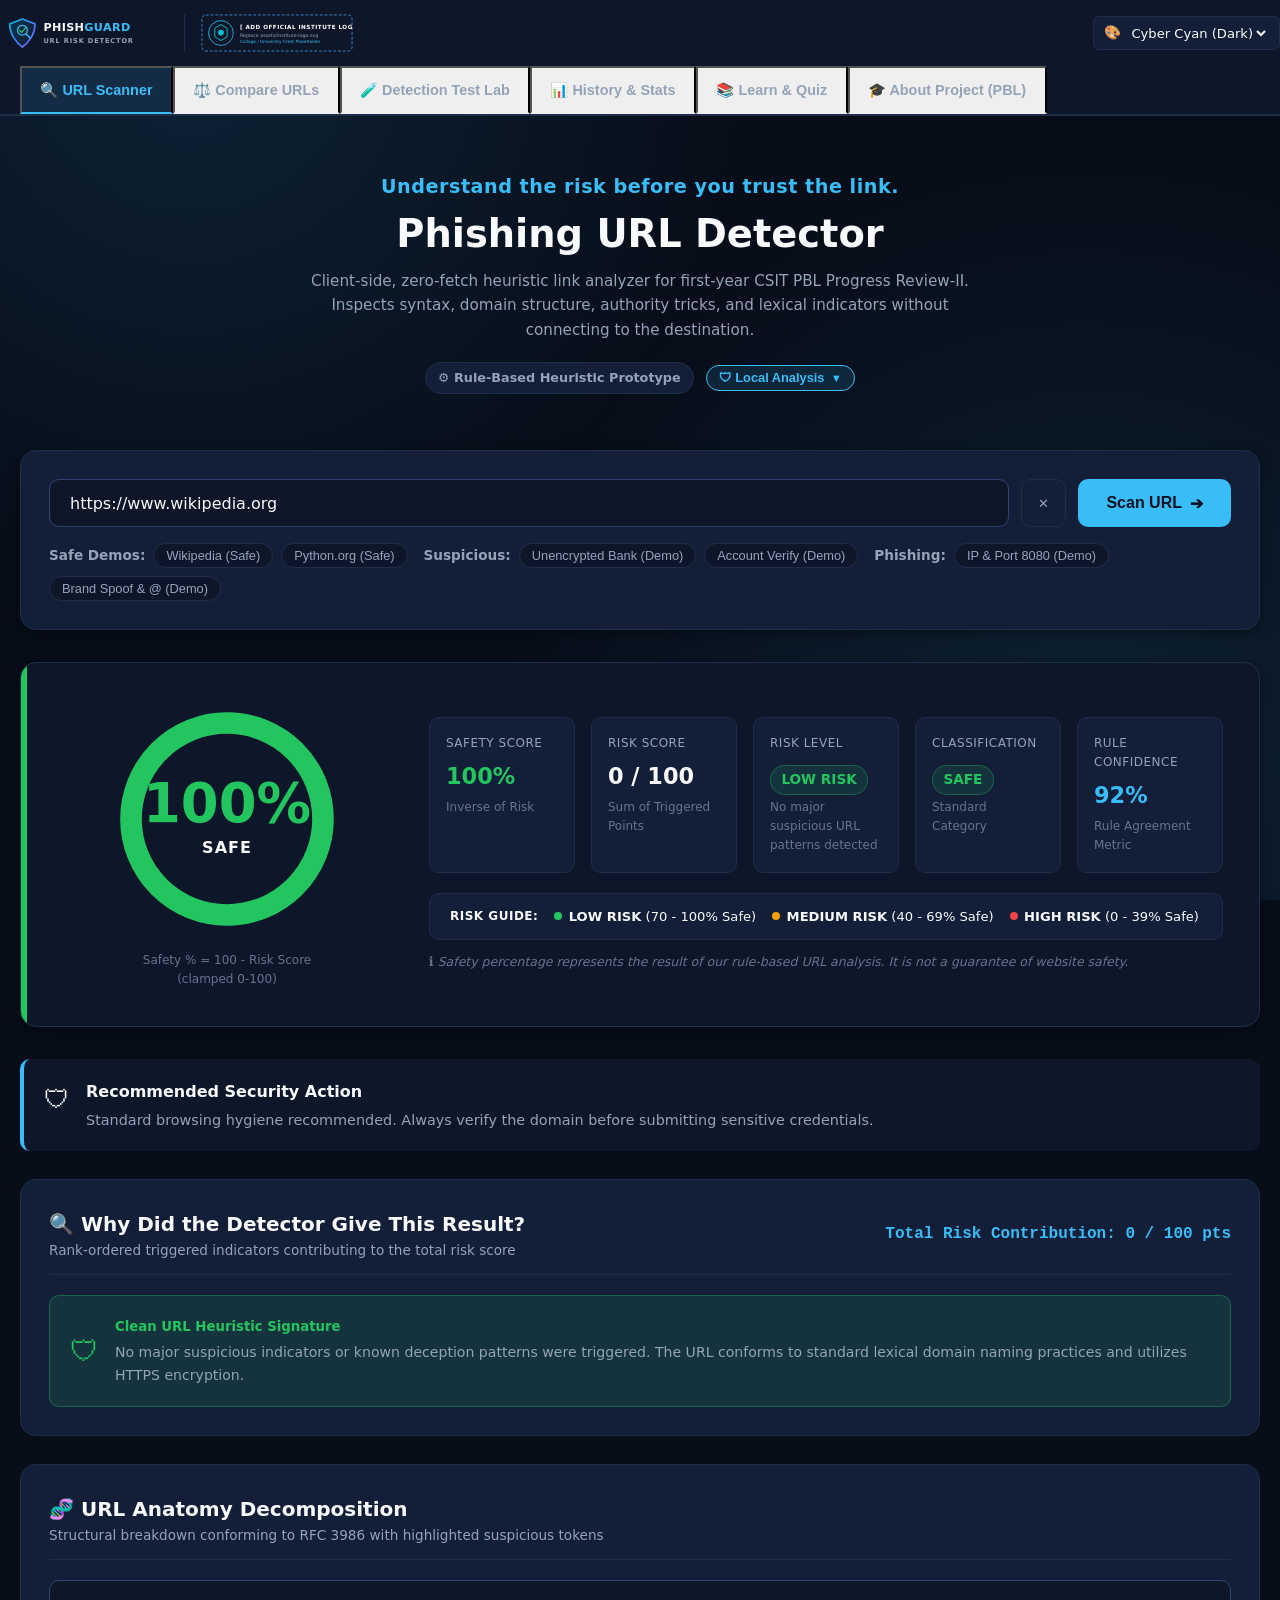
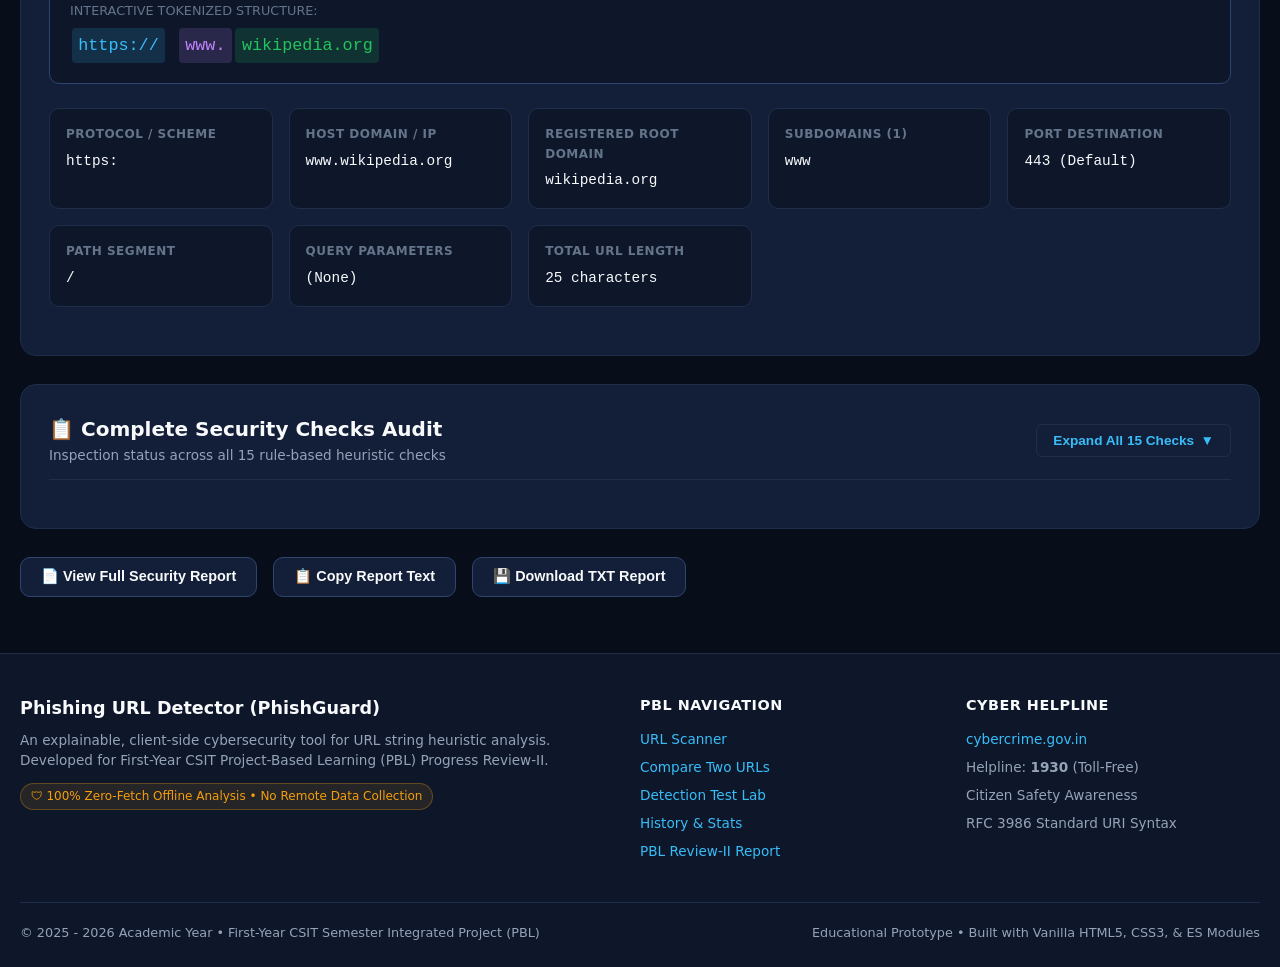
<file: index.html>
<!DOCTYPE html>
<html lang="en" data-theme="cyber-cyan">
<head>
  <meta charset="UTF-8">
  <meta name="viewport" content="width=device-width, initial-scale=1.0">
  <title>Phishing URL Detector | Explainable Rule-Based Cybersecurity Tool</title>
  <meta name="description" content="A client-side, explainable heuristic phishing URL detector for CSIT PBL Progress Review-II. 100% offline string analysis.">
  <link rel="icon" type="image/svg+xml" href="assets/favicon.svg">
  
  <!-- Stylesheets -->
  <link rel="stylesheet" href="css/variables.css">
  <link rel="stylesheet" href="css/base.css">
  <link rel="stylesheet" href="css/components.css">
  <link rel="stylesheet" href="css/responsive.css">
</head>
<body>

  <!-- Top Sticky Navigation & Branding Header -->
  <header class="site-header">
    <div class="container header-inner">
      <div class="brand-group">
        <a href="#scanner" class="brand-link" title="PhishGuard Home">
          <img src="assets/logo.svg" alt="PhishGuard Logo" class="app-logo">
        </a>
        <div class="inst-logo-link" title="Official Institute Affiliation">
          <img src="assets/institute-logo.svg" alt="Institute Official Logo" class="inst-logo-nav" id="inst-logo-header">
        </div>
      </div>

      <div class="header-controls">
        <div class="theme-selector-wrap" title="Change Visual Cyber Theme">
          <span>🎨</span>
          <select id="theme-select" class="theme-select" aria-label="Select Color Theme">
            <option value="cyber-cyan">Cyber Cyan (Dark)</option>
            <option value="matrix-green">Matrix Green</option>
            <option value="neon-purple">Neon Purple</option>
            <option value="light-clean">Light Clean</option>
          </select>
        </div>
      </div>
    </div>

    <!-- Navigation Tabs -->
    <nav class="site-nav" aria-label="Main Site Navigation">
      <div class="container">
        <ul class="nav-list" id="main-nav-tabs" role="tablist">
          <li><button class="nav-link active" data-tab="tab-scanner" role="tab" aria-selected="true">🔍 URL Scanner</button></li>
          <li><button class="nav-link" data-tab="tab-compare" role="tab" aria-selected="false">⚖️ Compare URLs</button></li>
          <li><button class="nav-link" data-tab="tab-testlab" role="tab" aria-selected="false">🧪 Detection Test Lab</button></li>
          <li><button class="nav-link" data-tab="tab-history" role="tab" aria-selected="false">📊 History & Stats</button></li>
          <li><button class="nav-link" data-tab="tab-learn" role="tab" aria-selected="false">📚 Learn & Quiz</button></li>
          <li><button class="nav-link" data-tab="tab-about" role="tab" aria-selected="false">🎓 About Project (PBL)</button></li>
        </ul>
      </div>
    </nav>
  </header>

  <!-- Main Content Container -->
  <main class="container" id="main-content">

    <!-- ========================================================================= -->
    <!-- TAB 1: SCANNER (HOME) -->
    <!-- ========================================================================= -->
    <section id="tab-scanner" class="tab-content-section active" role="tabpanel">
      <!-- Hero -->
      <div class="hero-section">
        <div class="hero-tagline">Understand the risk before you trust the link.</div>
        <h1 class="hero-title">Phishing URL Detector</h1>
        <p class="hero-desc">
          Client-side, zero-fetch heuristic link analyzer for first-year CSIT PBL Progress Review-II.
          Inspects syntax, domain structure, authority tricks, and lexical indicators without connecting to the destination.
        </p>

        <!-- Privacy & Prototype Badges -->
        <div class="badge-row">
          <span class="proto-badge">⚙️ Rule-Based Heuristic Prototype</span>
          <button type="button" class="privacy-badge" id="privacy-toggle-btn" title="Click to view offline privacy details">
            🛡 Local Analysis <span style="font-size: 0.7rem;">▼</span>
          </button>
        </div>

        <!-- Expandable Privacy Guarantee Drawer -->
        <div class="privacy-drawer" id="privacy-drawer">
          <h4>🛡 100% Offline Local Analysis Guarantee</h4>
          <p style="font-size: 0.88rem; color: var(--color-text-main); margin-bottom: 0.5rem;">
            Your URL is analyzed strictly in this browser. We do not visit, ping, or send the URL anywhere:
          </p>
          <ul>
            <li>No URL fetching or HTTP requests</li>
            <li>No DNS lookup or IP resolution</li>
            <li>No WHOIS queries or registrar checks</li>
            <li>No third-party cloud APIs or telemetry</li>
            <li>No password or credential collection</li>
            <li>Zero connection to the entered website</li>
          </ul>
        </div>
      </div>

      <!-- Scanner Input Box -->
      <div class="scanner-card">
        <form id="url-scan-form" onsubmit="return false;">
          <div class="input-group">
            <input 
              type="text" 
              id="url-input" 
              class="url-input" 
              placeholder="Paste any URL here (e.g. https://www.wikipedia.org or http://paypal.com.account-verify.example.test/login)"
              autocomplete="off"
              spellcheck="false"
              required
            >
            <button type="button" class="btn-clear" id="btn-clear-input" title="Clear Input">✕</button>
            <button type="submit" class="btn-scan" id="btn-scan-submit">
              <span>Scan URL</span> ➔
            </button>
          </div>
        </form>

        <!-- Controlled Safe Demo Presets -->
        <div class="demo-chips-wrap">
          <span style="font-weight: 600;">Safe Demos:</span>
          <button type="button" class="demo-chip safe-chip" data-sample="wikipedia">Wikipedia (Safe)</button>
          <button type="button" class="demo-chip safe-chip" data-sample="python">Python.org (Safe)</button>
          <span style="margin-left: 0.5rem; font-weight: 600;">Suspicious:</span>
          <button type="button" class="demo-chip suspicious-chip" data-sample="bank">Unencrypted Bank (Demo)</button>
          <button type="button" class="demo-chip suspicious-chip" data-sample="update">Account Verify (Demo)</button>
          <span style="margin-left: 0.5rem; font-weight: 600;">Phishing:</span>
          <button type="button" class="demo-chip phish-chip" data-sample="ip_port">IP & Port 8080 (Demo)</button>
          <button type="button" class="demo-chip phish-chip" data-sample="brand_at">Brand Spoof & @ (Demo)</button>
        </div>
      </div>

      <!-- Dynamic Scan Results Panel -->
      <div class="scan-results-panel" id="scan-results-panel">

        <!-- 1. Primary Verdict Banner (Circular Safety Gauge & Scores) -->
        <div class="verdict-banner" id="verdict-banner">
          <!-- Circular SVG Gauge -->
          <div class="gauge-column">
            <div class="gauge-svg-wrap">
              <svg class="gauge-svg" viewBox="0 0 200 200">
                <circle class="gauge-bg-circle" cx="100" cy="100" r="80"></circle>
                <circle class="gauge-meter-circle" id="gauge-meter" cx="100" cy="100" r="80"></circle>
              </svg>
              <div class="gauge-inner-content">
                <div class="gauge-percentage-number" id="gauge-percentage-val">0%</div>
                <div class="gauge-safe-label">SAFE</div>
              </div>
            </div>
            <div class="gauge-subtext">Safety % = 100 - Risk Score (clamped 0-100)</div>
          </div>

          <!-- Score Metrics Cards Grid -->
          <div class="scores-column">
            <div class="score-cards-grid">
              <div class="score-chip-card">
                <span class="label">Safety Score</span>
                <span class="value" id="val-safety-score" style="color: var(--color-safe);">--%</span>
                <span class="sub-value">Inverse of Risk</span>
              </div>
              <div class="score-chip-card">
                <span class="label">Risk Score</span>
                <span class="value" id="val-risk-score">-- / 100</span>
                <span class="sub-value">Sum of Triggered Points</span>
              </div>
              <div class="score-chip-card">
                <span class="label">Risk Level</span>
                <span class="value"><span id="badge-risk-level" class="badge-low">--</span></span>
                <span class="sub-value" id="verdict-summary-text">Awaiting Scan</span>
              </div>
              <div class="score-chip-card">
                <span class="label">Classification</span>
                <span class="value"><span id="badge-classification" class="badge-safe">--</span></span>
                <span class="sub-value">Standard Category</span>
              </div>
              <div class="score-chip-card">
                <span class="label">Rule Confidence</span>
                <span class="value" id="val-rule-confidence" style="color: var(--color-accent);">--%</span>
                <span class="sub-value">Rule Agreement Metric</span>
              </div>
            </div>

            <!-- Risk Guide Strip -->
            <div class="risk-guide-strip">
              <span class="risk-guide-title">Risk Guide:</span>
              <div class="risk-guide-item">
                <span class="dot-indicator green"></span>
                <span><strong>LOW RISK</strong> (70 - 100% Safe)</span>
              </div>
              <div class="risk-guide-item">
                <span class="dot-indicator yellow"></span>
                <span><strong>MEDIUM RISK</strong> (40 - 69% Safe)</span>
              </div>
              <div class="risk-guide-item">
                <span class="dot-indicator red"></span>
                <span><strong>HIGH RISK</strong> (0 - 39% Safe)</span>
              </div>
            </div>

            <p style="font-size: 0.78rem; color: var(--color-text-dim); margin-top: 0.75rem;">
              ℹ️ <em>Safety percentage represents the result of our rule-based URL analysis. It is not a guarantee of website safety.</em>
            </p>
          </div>
        </div>

        <!-- 2. Recommended Action Card -->
        <div class="recommendation-card">
          <div class="rec-icon" id="recommended-action-icon">🛡</div>
          <div class="rec-content">
            <h4>Recommended Security Action</h4>
            <p id="recommended-action-text">Standard precautions recommended.</p>
          </div>
        </div>

        <!-- 3. Explainable Risk Breakdown ("Why did we give this result?") -->
        <div class="analysis-section-card">
          <div class="section-header">
            <div>
              <h3 class="section-title">🔍 Why Did the Detector Give This Result?</h3>
              <div class="section-subtitle">Rank-ordered triggered indicators contributing to the total risk score</div>
            </div>
            <div id="breakdown-total-pts" style="font-weight: 700; color: var(--color-accent); font-family: var(--font-mono);">
              Total Risk: 0 / 100 pts
            </div>
          </div>
          <div class="triggers-list" id="risk-breakdown-list">
            <!-- Dynamic list of triggered indicators -->
          </div>
        </div>

        <!-- 4. Interactive URL Anatomy -->
        <div class="analysis-section-card">
          <div class="section-header">
            <div>
              <h3 class="section-title">🧬 URL Anatomy Decomposition</h3>
              <div class="section-subtitle">Structural breakdown conforming to RFC 3986 with highlighted suspicious tokens</div>
            </div>
          </div>

          <!-- Tokenized interactive highlight bar -->
          <div class="anatomy-visual-container">
            <div style="font-size: 0.8rem; color: var(--color-text-dim); margin-bottom: 0.4rem; text-transform: uppercase;">
              Interactive Tokenized Structure:
            </div>
            <div class="anatomy-url-string" id="anatomy-token-bar">
              <!-- Dynamically rendered token pills -->
            </div>
          </div>

          <!-- Anatomy Details Grid -->
          <div class="anatomy-grid" id="anatomy-cards-grid">
            <!-- Dynamic anatomy blocks -->
          </div>
        </div>

        <!-- 5. View All 15 Security Checks Accordion -->
        <div class="analysis-section-card">
          <div class="section-header">
            <div>
              <h3 class="section-title">📋 Complete Security Checks Audit</h3>
              <div class="section-subtitle">Inspection status across all 15 rule-based heuristic checks</div>
            </div>
            <button type="button" class="all-checks-toggle-btn" id="toggle-all-checks-btn">
              <span id="all-checks-toggle-label">Expand All 15 Checks</span> ▼
            </button>
          </div>

          <div id="all-checks-container" style="display: none;">
            <div style="overflow-x: auto;">
              <table class="all-checks-table">
                <thead>
                  <tr>
                    <th>Security Check</th>
                    <th>Status</th>
                    <th>Weight</th>
                    <th>Explanation</th>
                    <th>Technical Detail</th>
                  </tr>
                </thead>
                <tbody id="all-checks-tbody">
                  <!-- Dynamic check rows -->
                </tbody>
              </table>
            </div>
          </div>
        </div>

        <!-- 6. Security Report Actions Toolbar -->
        <div class="action-toolbar">
          <button type="button" class="btn-secondary" id="btn-generate-report">
            📄 View Full Security Report
          </button>
          <button type="button" class="btn-secondary" id="btn-copy-report-direct">
            📋 Copy Report Text
          </button>
          <button type="button" class="btn-secondary" id="btn-download-report-direct">
            💾 Download TXT Report
          </button>
        </div>

      </div>
    </section>

    <!-- ========================================================================= -->
    <!-- TAB 2: URL COMPARISON MODE -->
    <!-- ========================================================================= -->
    <section id="tab-compare" class="tab-content-section" role="tabpanel">
      <div class="section-header">
        <div>
          <h2 class="section-title">⚖️ Compare Two URLs Side-by-Side</h2>
          <div class="section-subtitle">Demonstrate why two visually similar or distinct URLs generate completely different risk levels</div>
        </div>
      </div>

      <!-- Preset Comparison Buttons -->
      <div style="margin-bottom: 1.5rem; display: flex; gap: 0.75rem; flex-wrap: wrap;">
        <span style="font-size: 0.85rem; color: var(--color-text-muted); align-self: center;">Quick Compare Demos:</span>
        <button type="button" class="demo-chip" id="btn-preset-compare-1">Wikipedia vs PayPal Brand Spoof</button>
        <button type="button" class="demo-chip" id="btn-preset-compare-2">Python.org vs IP:8080 Phishing Demo</button>
      </div>

      <div class="comparison-inputs">
        <div>
          <label style="font-weight: 700; font-size: 0.85rem; color: var(--color-accent); display: block; margin-bottom: 0.4rem;">
            URL A (e.g. Legitimate URL)
          </label>
          <input type="text" id="compare-url-a" class="url-input" style="width: 100%;" placeholder="https://www.wikipedia.org">
        </div>
        <div>
          <label style="font-weight: 700; font-size: 0.85rem; color: var(--color-warning); display: block; margin-bottom: 0.4rem;">
            URL B (e.g. Deceptive / Suspicious URL)
          </label>
          <input type="text" id="compare-url-b" class="url-input" style="width: 100%;" placeholder="http://paypal.com.account-verify.example.test/login@update">
        </div>
      </div>

      <div style="margin-bottom: 2rem;">
        <button type="button" class="btn-scan" id="btn-run-comparison">
          <span>Run Side-by-Side Comparison</span> ➔
        </button>
      </div>

      <div class="comparison-table-wrap" id="comparison-results-wrap" style="display: none;">
        <table class="comparison-table" id="comparison-table">
          <thead>
            <tr>
              <th class="feature-col">Security Feature / Heuristic</th>
              <th class="val-col" id="col-header-a">URL A</th>
              <th class="val-col" id="col-header-b">URL B</th>
            </tr>
          </thead>
          <tbody id="comparison-tbody">
            <!-- Dynamic comparison rows -->
          </tbody>
        </table>
      </div>
    </section>

    <!-- ========================================================================= -->
    <!-- TAB 3: DETECTION TEST LAB -->
    <!-- ========================================================================= -->
    <section id="tab-testlab" class="tab-content-section" role="tabpanel">
      <div class="section-header">
        <div>
          <h2 class="section-title">🧪 Heuristic Detection Test Lab</h2>
          <div class="section-subtitle">Automated unit test suite verifying rule assertions, boundary constraints, and edge cases</div>
        </div>
        <button type="button" class="btn-scan" id="btn-run-testlab" style="padding: 0.6rem 1.25rem; font-size: 0.9rem;">
          ▶ Run Test Suite
        </button>
      </div>

      <div class="test-disclaimer-box" style="margin-bottom: 1.5rem; background: var(--color-bg-card); border-left: 4px solid var(--color-accent); padding: 1rem; border-radius: var(--radius-md);">
        <strong>PBL Progress Review-II Note:</strong> Test metrics report the <em>rule-engine test-suite pass rate</em> across 
        controlled unit assertions (empty strings, extreme lengths, IP addresses, punycode, unusual ports, brand spoofing). 
        This measures heuristic implementation correctness, <strong>NOT</strong> real-world phishing detection accuracy.
      </div>

      <div class="score-cards-grid" id="testlab-summary-chips" style="display: none; margin-bottom: 1.5rem;">
        <div class="score-chip-card">
          <span class="label">Total Tests</span>
          <span class="value" id="test-total-val">0</span>
        </div>
        <div class="score-chip-card">
          <span class="label">Passed</span>
          <span class="value" id="test-passed-val" style="color: var(--color-safe);">0</span>
        </div>
        <div class="score-chip-card">
          <span class="label">Failed</span>
          <span class="value" id="test-failed-val">0</span>
        </div>
        <div class="score-chip-card">
          <span class="label">Rule-Engine Pass Rate</span>
          <span class="value" id="test-rate-val" style="color: var(--color-accent);">0%</span>
        </div>
        <div class="score-chip-card">
          <span class="label">Execution Time</span>
          <span class="value" id="test-time-val">0 ms</span>
        </div>
      </div>

      <div style="overflow-x: auto;">
        <table class="all-checks-table" id="testlab-results-table" style="display: none;">
          <thead>
            <tr>
              <th>ID</th>
              <th>Test Scenario</th>
              <th>Sample Input</th>
              <th>Expected Behavior</th>
              <th>Actual Engine Result</th>
              <th>Status</th>
              <th>Latency</th>
            </tr>
          </thead>
          <tbody id="testlab-tbody">
            <!-- Dynamic test rows -->
          </tbody>
        </table>
      </div>
    </section>

    <!-- ========================================================================= -->
    <!-- TAB 4: HISTORY & STATISTICS -->
    <!-- ========================================================================= -->
    <section id="tab-history" class="tab-content-section" role="tabpanel">
      <div class="section-header">
        <div>
          <h2 class="section-title">📊 Scan History & Detection Insights</h2>
          <div class="section-subtitle">Real statistics and frequently triggered indicators computed exclusively from local scan logs</div>
        </div>
      </div>

      <!-- Real Aggregate Stats Cards -->
      <div class="stats-cards-grid">
        <div class="stat-widget-card">
          <div class="stat-val" id="stat-total-scans">0</div>
          <div class="stat-label">Total Scans</div>
        </div>
        <div class="stat-widget-card">
          <div class="stat-val" id="stat-safe-count" style="color: var(--color-safe);">0</div>
          <div class="stat-label">Safe (0-29 Risk)</div>
        </div>
        <div class="stat-widget-card">
          <div class="stat-val" id="stat-suspicious-count" style="color: var(--color-warning);">0</div>
          <div class="stat-label">Suspicious (30-59 Risk)</div>
        </div>
        <div class="stat-widget-card">
          <div class="stat-val" id="stat-phishing-count" style="color: var(--color-danger);">0</div>
          <div class="stat-label">Phishing (60-100 Risk)</div>
        </div>
        <div class="stat-widget-card">
          <div class="stat-val" id="stat-avg-risk">0</div>
          <div class="stat-label">Avg Risk Score</div>
        </div>
        <div class="stat-widget-card">
          <div class="stat-val" id="stat-avg-safety" style="color: var(--color-accent);">100%</div>
          <div class="stat-label">Avg Safety %</div>
        </div>
      </div>

      <!-- Detection Insights Section -->
      <div class="analysis-section-card" style="margin-bottom: 2rem;">
        <div class="section-header">
          <div>
            <h3 class="section-title">📈 Detection Insights (Most Frequently Triggered Indicators)</h3>
            <div class="section-subtitle">Calculated dynamically from your actual scan history in localStorage</div>
          </div>
        </div>
        <div class="insights-list" id="detection-insights-list">
          <!-- Dynamic insights rows -->
        </div>
      </div>

      <!-- History Table & Controls -->
      <div class="analysis-section-card">
        <div class="history-controls">
          <div style="display: flex; gap: 0.75rem; flex-wrap: wrap;">
            <input type="text" id="history-search-input" class="history-search-input" placeholder="Search history by URL or domain...">
            <select id="history-risk-filter" class="history-filter-select">
              <option value="ALL">All Risk Levels</option>
              <option value="LOW">Low Risk Only</option>
              <option value="MEDIUM">Medium Risk Only</option>
              <option value="HIGH">High Risk Only</option>
            </select>
          </div>
          <div style="display: flex; gap: 0.5rem;">
            <button type="button" class="btn-secondary" id="btn-export-csv">📥 Export CSV</button>
            <button type="button" class="btn-secondary" id="btn-clear-history" style="color: var(--color-danger); border-color: var(--color-danger-border);">
              🗑 Clear All
            </button>
          </div>
        </div>

        <div style="overflow-x: auto;">
          <table class="history-table">
            <thead>
              <tr>
                <th>Date / Time</th>
                <th>Scanned URL</th>
                <th>Safety %</th>
                <th>Risk Score</th>
                <th>Risk Level</th>
                <th>Classification</th>
                <th>Triggers</th>
                <th>Actions</th>
              </tr>
            </thead>
            <tbody id="history-tbody">
              <!-- Dynamic history records -->
            </tbody>
          </table>
        </div>
      </div>
    </section>

    <!-- ========================================================================= -->
    <!-- TAB 5: LEARN & QUIZ -->
    <!-- ========================================================================= -->
    <section id="tab-learn" class="tab-content-section" role="tabpanel">
      <div class="section-header">
        <div>
          <h2 class="section-title">📚 Cyber Awareness & Interactive Quiz</h2>
          <div class="section-subtitle">Understanding URL anatomy, common deception techniques, and testing your link inspection skills</div>
        </div>
      </div>

      <!-- Educational Modules Grid -->
      <div class="analysis-section-card" style="margin-bottom: 2rem;">
        <h3 style="color: var(--color-accent); margin-bottom: 1rem;">🛡 Understanding Phishing URL Anatomy & Vectors</h3>
        <div class="anatomy-grid">
          <div class="anatomy-block">
            <div class="anatomy-label">Subdomain Deception</div>
            <p style="font-size: 0.85rem; color: var(--color-text-muted); margin-top: 0.35rem;">
              Attackers place trusted brand names into the subdomain (e.g. <code>paypal.com.verify.attacker.test</code>). Remember that browsers route to the domain right before the TLD!
            </p>
          </div>
          <div class="anatomy-block">
            <div class="anatomy-label">Raw IP Hostnames</div>
            <p style="font-size: 0.85rem; color: var(--color-text-muted); margin-top: 0.35rem;">
              Legitimate websites register domain names. Attackers use numeric IP addresses (e.g. <code>http://192.168.1.1</code>) to evade domain reputation blocklists.
            </p>
          </div>
          <div class="anatomy-block">
            <div class="anatomy-label">Userinfo '@' Spoofing</div>
            <p style="font-size: 0.85rem; color: var(--color-text-muted); margin-top: 0.35rem;">
              Per RFC 3986, characters preceding '@' are treated as credentials. Browsers ignore everything before '@' and route straight to the host after it.
            </p>
          </div>
          <div class="anatomy-block">
            <div class="anatomy-label">Homograph / Punycode</div>
            <p style="font-size: 0.85rem; color: var(--color-text-muted); margin-top: 0.35rem;">
              IDN homograph attacks substitute Latin characters with visually identical Cyrillic or Greek glyphs, producing <code>xn--</code> Punycode strings.
            </p>
          </div>
        </div>

        <!-- Indian Cyber Safety Reference -->
        <div class="clean-status-box" style="background: rgba(56, 189, 248, 0.08); border-color: rgba(56, 189, 248, 0.3); margin-top: 1.5rem;">
          <div style="font-size: 2rem;">🇮🇳</div>
          <div>
            <h5 style="color: var(--color-accent); margin-bottom: 0.25rem;">Stay Safe Online: National Cyber Crime Reporting Portal</h5>
            <p style="font-size: 0.85rem; color: var(--color-text-muted);">
              If you encounter active financial phishing or cyber fraud, report it immediately to the official 
              <strong>National Cyber Crime Reporting Portal</strong> (Govt. of India) at 
              <a href="https://cybercrime.gov.in" target="_blank" rel="noopener noreferrer">cybercrime.gov.in</a> 
              or dial the National Cyber Helpline at <strong>1930</strong>.
            </p>
            <small style="color: var(--color-text-dim);">
              * Note: This educational prototype does not automatically report or transmit URLs to government portals.
            </small>
          </div>
        </div>
      </div>

      <!-- Spot the Phish Interactive Quiz -->
      <div class="analysis-section-card">
        <div class="section-header">
          <div>
            <h3 class="section-title">🎯 "Spot the Phish" Interactive Quiz</h3>
            <div class="section-subtitle">5 realistic scenario-based questions using safe demo examples</div>
          </div>
          <div id="quiz-score-badge" class="badge-low" style="font-size: 0.9rem;">
            Score: <span id="quiz-score-num">0</span> / 5
          </div>
        </div>

        <div id="quiz-container">
          <!-- Dynamically populated quiz questions -->
        </div>
      </div>
    </section>

    <!-- ========================================================================= -->
    <!-- TAB 6: ABOUT PROJECT / PBL PROGRESS REVIEW-II -->
    <!-- ========================================================================= -->
    <section id="tab-about" class="tab-content-section" role="tabpanel">
      <!-- Academic Header & Team Metadata -->
      <div class="analysis-section-card" style="margin-bottom: 2rem;">
        <div style="display: flex; justify-content: space-between; align-items: flex-start; flex-wrap: wrap; gap: 1rem;">
          <div>
            <span class="proto-badge" style="margin-bottom: 0.5rem;">PBL Progress Review-II (50% Milestone)</span>
            <h2 style="font-size: 1.8rem; color: var(--color-text-main); margin-bottom: 0.5rem;" id="pbl-project-title">
              Explainable Phishing URL Detector via Rule-Based String Heuristics
            </h2>
            <p style="color: var(--color-accent); font-weight: 600;" id="pbl-institution-name">
              YOUR INSTITUTE / COLLEGE OF ENGINEERING
            </p>
            <p style="color: var(--color-text-muted); font-size: 0.9rem;" id="pbl-dept-info">
              Department of Computer Science & Information Technology | Semester II
            </p>
          </div>
          <div style="text-align: right;">
            <img src="assets/institute-logo.svg" alt="Official Institute Crest" style="height: 60px; max-width: 220px;" id="pbl-inst-crest">
          </div>
        </div>

        <!-- Faculty Mentor & Team Members -->
        <div style="margin-top: 1.5rem; display: grid; grid-template-columns: 1fr 2fr; gap: 1.5rem; border-top: 1px solid var(--color-border); padding-top: 1.25rem;">
          <div>
            <h5 style="color: var(--color-accent); text-transform: uppercase; font-size: 0.75rem; margin-bottom: 0.4rem;">Faculty Guide / Mentor:</h5>
            <div style="font-weight: 700; color: var(--color-text-main);" id="pbl-guide-name">PROF. / DR. FACULTY MENTOR NAME</div>
            <div style="font-size: 0.85rem; color: var(--color-text-muted);" id="pbl-guide-dept">Assistant Professor, CSIT</div>
          </div>
          <div>
            <h5 style="color: var(--color-accent); text-transform: uppercase; font-size: 0.75rem; margin-bottom: 0.4rem;">Student Project Team:</h5>
            <div id="pbl-team-list" style="display: grid; grid-template-columns: 1fr 1fr; gap: 0.5rem; font-size: 0.85rem;">
              <!-- Dynamic team members -->
            </div>
          </div>
        </div>
      </div>

      <!-- Render all 15 PBL Sections dynamically -->
      <div id="pbl-full-sections-wrap">
        <!-- Dynamically injected from content/about.js -->
      </div>
    </section>

  </main>

  <!-- Site Footer -->
  <footer class="site-footer">
    <div class="container">
      <div class="footer-grid">
        <div class="footer-brand">
          <h4>Phishing URL Detector (PhishGuard)</h4>
          <p>
            An explainable, client-side cybersecurity tool for URL string heuristic analysis. 
            Developed for First-Year CSIT Project-Based Learning (PBL) Progress Review-II.
          </p>
          <div class="cyber-disclaimer-pill">
            🛡 100% Zero-Fetch Offline Analysis • No Remote Data Collection
          </div>
        </div>
        <div class="footer-col">
          <h5>PBL Navigation</h5>
          <ul>
            <li><a href="#scanner" class="footer-nav-trigger" data-tab="tab-scanner">URL Scanner</a></li>
            <li><a href="#compare" class="footer-nav-trigger" data-tab="tab-compare">Compare Two URLs</a></li>
            <li><a href="#testlab" class="footer-nav-trigger" data-tab="tab-testlab">Detection Test Lab</a></li>
            <li><a href="#history" class="footer-nav-trigger" data-tab="tab-history">History & Stats</a></li>
            <li><a href="#about" class="footer-nav-trigger" data-tab="tab-about">PBL Review-II Report</a></li>
          </ul>
        </div>
        <div class="footer-col">
          <h5>Cyber Helpline</h5>
          <ul>
            <li><a href="https://cybercrime.gov.in" target="_blank" rel="noopener noreferrer">cybercrime.gov.in</a></li>
            <li>Helpline: <strong>1930</strong> (Toll-Free)</li>
            <li>Citizen Safety Awareness</li>
            <li>RFC 3986 Standard URI Syntax</li>
          </ul>
        </div>
      </div>

      <div class="footer-bottom">
        <div>
          © 2025 - 2026 Academic Year • First-Year CSIT Semester Integrated Project (PBL)
        </div>
        <div>
          Educational Prototype • Built with Vanilla HTML5, CSS3, &amp; ES Modules
        </div>
      </div>
    </div>
  </footer>

  <!-- Universal Modal Popup for Security Report -->
  <div class="modal-overlay" id="app-modal" role="dialog" aria-modal="true" aria-labelledby="modal-title">
    <div class="modal-window">
      <div class="modal-header">
        <h3 id="modal-title" style="color: var(--color-accent); font-size: 1.15rem; display: flex; align-items: center; gap: 0.5rem;">
          📄 Security Audit Report
        </h3>
        <button type="button" class="btn-clear" id="modal-close-btn" style="padding: 0.2rem 0.6rem;">✕</button>
      </div>
      <div class="modal-body" id="modal-body">
        <!-- Preformatted Report Text -->
      </div>
      <div class="modal-footer">
        <button type="button" class="btn-secondary" id="modal-copy-btn">📋 Copy Report</button>
        <button type="button" class="btn-scan" id="modal-download-btn" style="padding: 0.5rem 1.25rem; font-size: 0.85rem;">
          💾 Download TXT
        </button>
      </div>
    </div>
  </div>

  <!-- Toast Notification Container -->
  <div id="app-toast" class="toast-notice"></div>

  <!-- Application Main Controller (ES Module) -->
  <script type="module" src="js/main.js"></script>
</body>
</html>
</file>
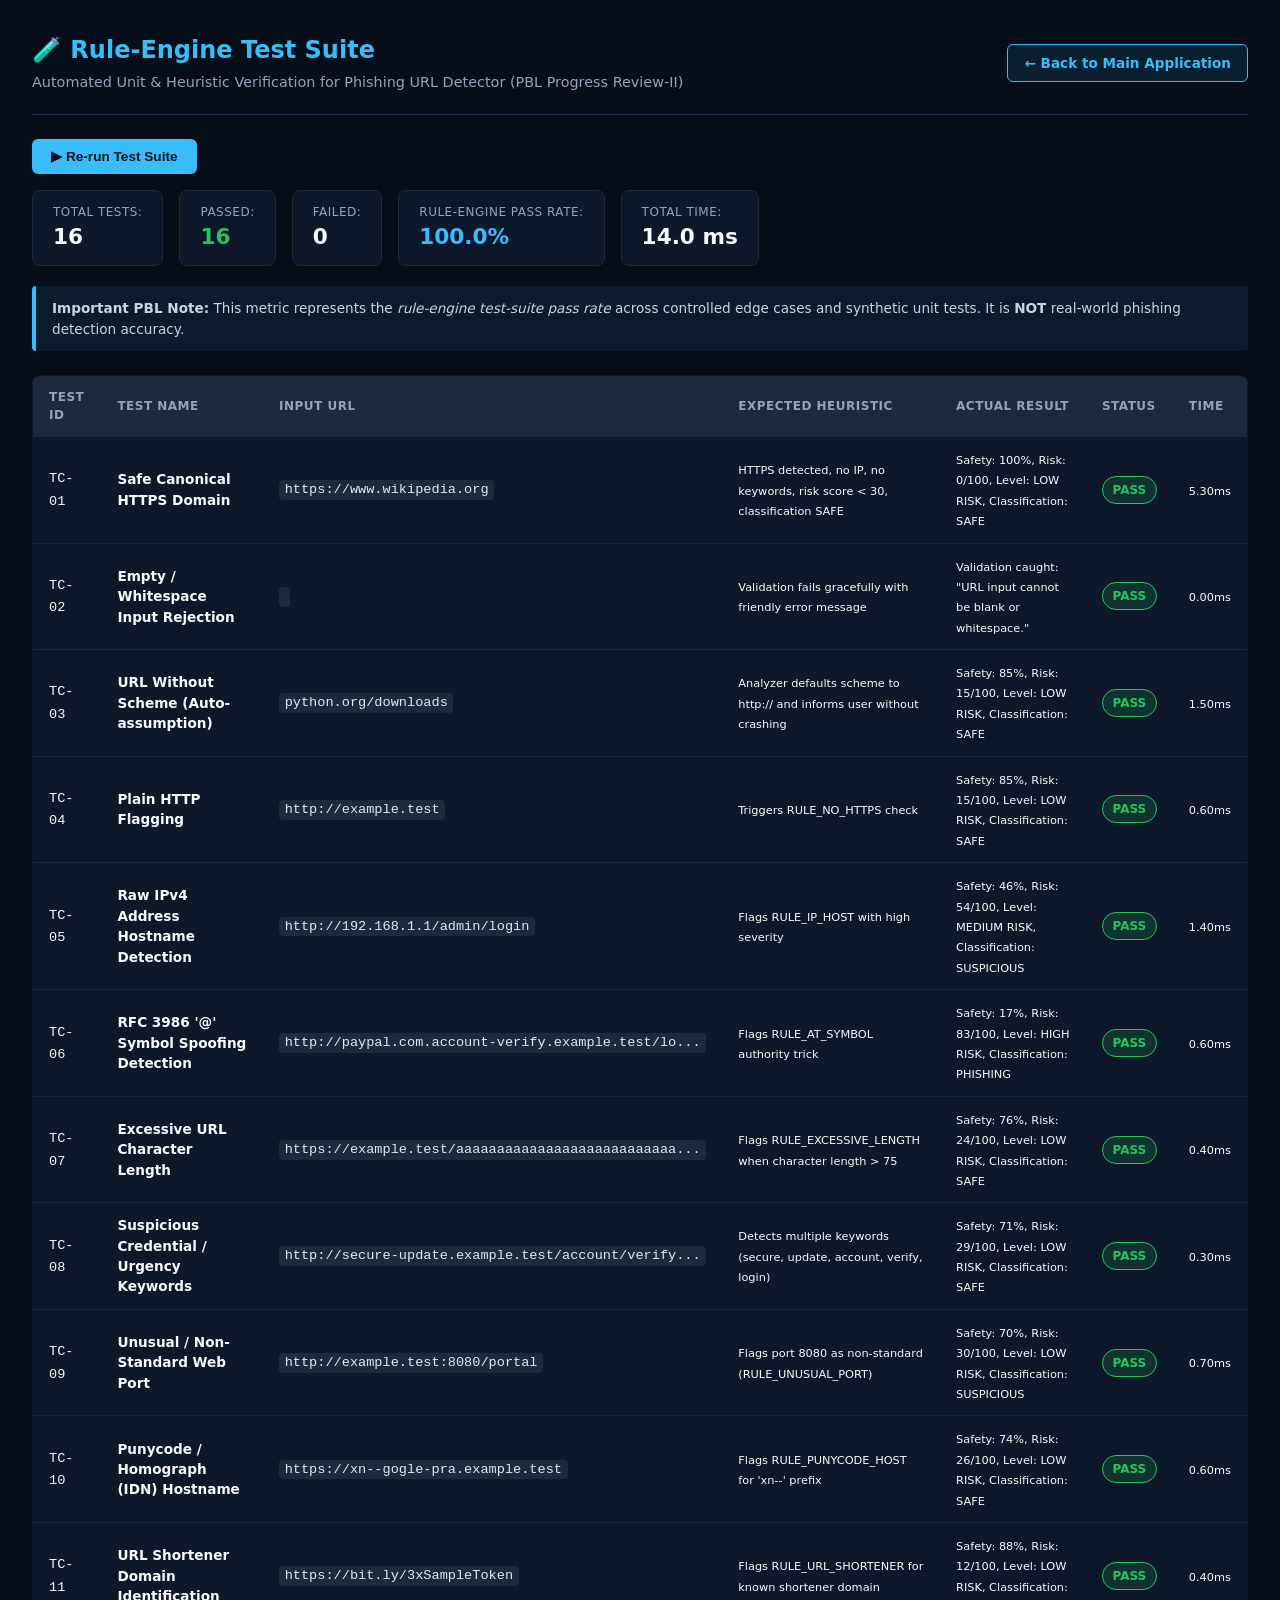
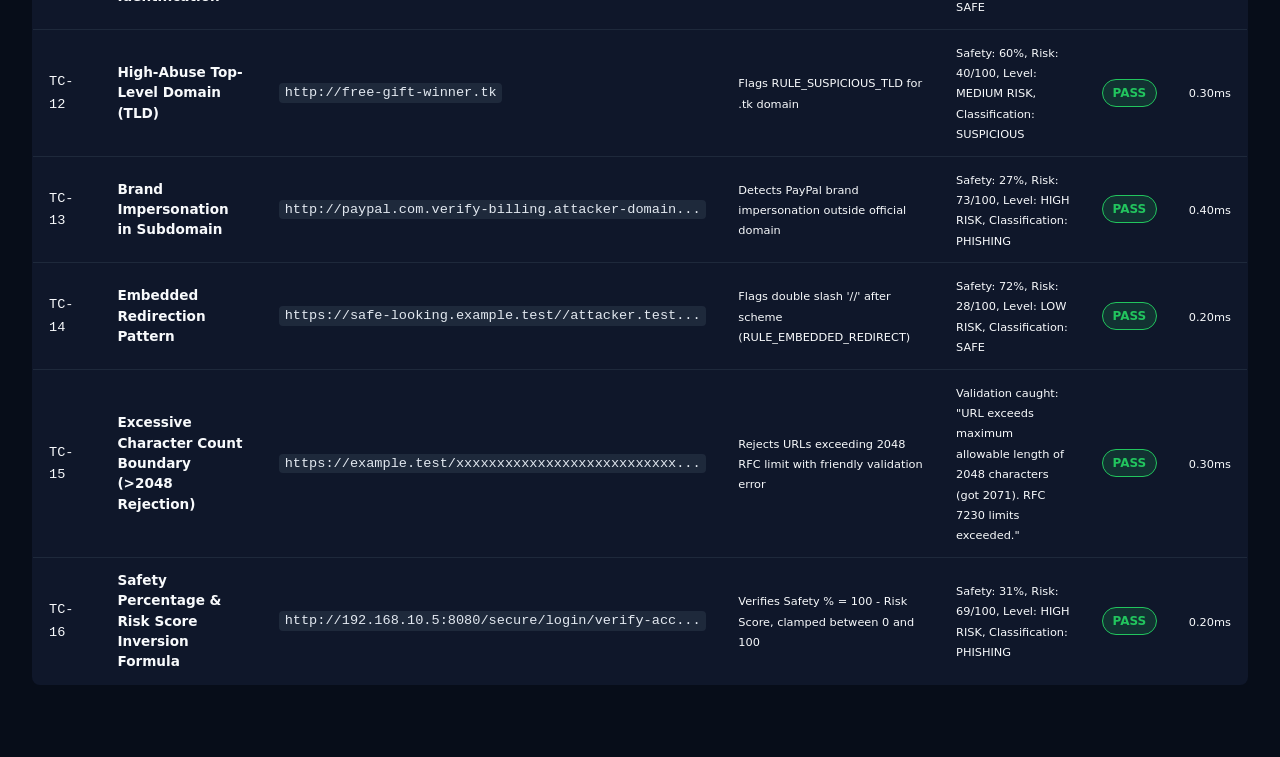
<file: tests/tests.html>
<!DOCTYPE html>
<html lang="en" data-theme="cyber-cyan">
<head>
  <meta charset="UTF-8">
  <meta name="viewport" content="width=device-width, initial-scale=1.0">
  <title>Phishing URL Detector - Unit Test Suite</title>
  <link rel="icon" type="image/svg+xml" href="../assets/favicon.svg">
  <link rel="stylesheet" href="../css/variables.css">
  <style>
    body {
      font-family: system-ui, -apple-system, BlinkMacSystemFont, "Segoe UI", Roboto, sans-serif;
      background-color: var(--color-bg-base, #0b1120);
      color: var(--color-text-main, #f8fafc);
      padding: 2rem;
      margin: 0;
      line-height: 1.5;
    }
    .header {
      display: flex;
      justify-content: space-between;
      align-items: center;
      border-bottom: 1px solid var(--color-border, #1e293b);
      padding-bottom: 1.25rem;
      margin-bottom: 1.5rem;
    }
    .title h1 {
      font-size: 1.5rem;
      margin: 0 0 0.25rem 0;
      color: var(--color-accent, #38bdf8);
    }
    .title p {
      margin: 0;
      color: #94a3b8;
      font-size: 0.9rem;
    }
    .back-btn {
      padding: 0.5rem 1rem;
      background: rgba(56, 189, 248, 0.1);
      border: 1px solid var(--color-accent, #38bdf8);
      color: var(--color-accent, #38bdf8);
      border-radius: 6px;
      text-decoration: none;
      font-weight: 600;
      font-size: 0.85rem;
    }
    .test-summary-header {
      display: flex;
      flex-wrap: wrap;
      gap: 1rem;
      margin-bottom: 1.25rem;
    }
    .metric-chip {
      background: #0f172a;
      border: 1px solid #1e293b;
      padding: 0.75rem 1.25rem;
      border-radius: 8px;
      display: flex;
      flex-direction: column;
    }
    .metric-chip .label {
      font-size: 0.75rem;
      color: #94a3b8;
      text-transform: uppercase;
      letter-spacing: 0.5px;
    }
    .metric-chip .value {
      font-size: 1.35rem;
      font-weight: 700;
      color: #f8fafc;
    }
    .metric-chip.pass .value { color: #22c55e; }
    .metric-chip.fail .value { color: #ef4444; }
    .metric-chip.rate .value { color: #38bdf8; }
    .test-disclaimer-box {
      background: rgba(56, 189, 248, 0.08);
      border-left: 4px solid #38bdf8;
      padding: 0.75rem 1rem;
      border-radius: 4px;
      font-size: 0.85rem;
      color: #cbd5e1;
      margin-bottom: 1.5rem;
    }
    .test-results-table {
      width: 100%;
      border-collapse: collapse;
      font-size: 0.85rem;
      background: #0f172a;
      border-radius: 8px;
      overflow: hidden;
      border: 1px solid #1e293b;
    }
    .test-results-table th, .test-results-table td {
      padding: 0.75rem 1rem;
      text-align: left;
      border-bottom: 1px solid #1e293b;
    }
    .test-results-table th {
      background: #1e293b;
      color: #94a3b8;
      font-weight: 600;
      text-transform: uppercase;
      font-size: 0.75rem;
      letter-spacing: 0.5px;
    }
    .test-badge {
      display: inline-block;
      padding: 0.25rem 0.6rem;
      border-radius: 9999px;
      font-weight: 700;
      font-size: 0.75rem;
    }
    .badge-pass { background: rgba(34, 197, 94, 0.15); color: #22c55e; border: 1px solid #22c55e; }
    .badge-fail { background: rgba(239, 68, 68, 0.15); color: #ef4444; border: 1px solid #ef4444; }
    .input-code {
      background: #1e293b;
      padding: 0.15rem 0.35rem;
      border-radius: 4px;
      color: #e2e8f0;
      font-family: Consolas, monospace;
    }
    .run-again-btn {
      padding: 0.6rem 1.2rem;
      background: #38bdf8;
      color: #0b1120;
      font-weight: 700;
      border: none;
      border-radius: 6px;
      cursor: pointer;
      font-size: 0.85rem;
      margin-bottom: 1rem;
    }
    .run-again-btn:hover { background: #7dd3fc; }
  </style>
</head>
<body>
  <div class="header">
    <div class="title">
      <h1>🧪 Rule-Engine Test Suite</h1>
      <p>Automated Unit & Heuristic Verification for Phishing URL Detector (PBL Progress Review-II)</p>
    </div>
    <a href="../index.html" class="back-btn">← Back to Main Application</a>
  </div>

  <button class="run-again-btn" id="run-tests-btn">▶ Re-run Test Suite</button>

  <div id="test-output">
    <p>Executing test suite...</p>
  </div>

  <script type="module">
    import { executeAndRenderTests } from "./analyzer.test.js";

    function run() {
      executeAndRenderTests("test-output");
    }

    document.getElementById("run-tests-btn").addEventListener("click", run);
    window.addEventListener("DOMContentLoaded", run);
  </script>
</body>
</html>
</file>
<file: css/variables.css>
/**
 * Phishing URL Detector - Design System & CSS Custom Properties
 * Themes: Cyber Cyan (default dark), Matrix Green, Neon Purple, and Light Clean.
 */

:root {
  /* Default: Cyber Cyan Theme */
  --color-bg-base: #070d19;
  --color-bg-surface: #0e172a;
  --color-bg-card: #131f38;
  --color-bg-card-hover: #192849;
  --color-border: #1e2e4a;
  --color-border-bright: #2f4570;

  --color-accent: #38bdf8;
  --color-accent-hover: #7dd3fc;
  --color-accent-subtle: rgba(56, 189, 248, 0.12);
  --color-accent-glow: rgba(56, 189, 248, 0.35);

  --color-text-main: #f8fafc;
  --color-text-muted: #94a3b8;
  --color-text-dim: #64748b;

  /* Universal Security State Colors */
  --color-safe: #22c55e;
  --color-safe-bg: rgba(34, 197, 94, 0.12);
  --color-safe-border: rgba(34, 197, 94, 0.35);

  --color-warning: #f59e0b;
  --color-warning-bg: rgba(245, 158, 11, 0.12);
  --color-warning-border: rgba(245, 158, 11, 0.35);

  --color-danger: #ef4444;
  --color-danger-bg: rgba(239, 68, 68, 0.12);
  --color-danger-border: rgba(239, 68, 68, 0.35);

  /* Layout & Geometry */
  --radius-sm: 6px;
  --radius-md: 10px;
  --radius-lg: 16px;
  --radius-pill: 9999px;

  --shadow-sm: 0 1px 2px 0 rgba(0, 0, 0, 0.25);
  --shadow-md: 0 4px 14px 0 rgba(0, 0, 0, 0.35);
  --shadow-lg: 0 10px 25px -5px rgba(0, 0, 0, 0.45);
  --shadow-glow: 0 0 20px var(--color-accent-glow);

  --transition-fast: 150ms ease;
  --transition-normal: 250ms ease;
  --transition-slow: 400ms ease;

  --font-sans: system-ui, -apple-system, BlinkMacSystemFont, "Segoe UI", Roboto, "Helvetica Neue", Arial, sans-serif;
  --font-mono: "Cascadia Code", "Fira Code", Consolas, "Courier New", monospace;
}

/* Matrix Green Theme */
[data-theme="matrix-green"] {
  --color-bg-base: #050d07;
  --color-bg-surface: #0a170f;
  --color-bg-card: #0f2417;
  --color-bg-card-hover: #153320;
  --color-border: #1a4328;
  --color-border-bright: #235c36;

  --color-accent: #00ff66;
  --color-accent-hover: #66ff99;
  --color-accent-subtle: rgba(0, 255, 102, 0.12);
  --color-accent-glow: rgba(0, 255, 102, 0.35);

  --color-text-main: #f0fdf4;
  --color-text-muted: #86efac;
  --color-text-dim: #4ade80;
}

/* Neon Purple Theme */
[data-theme="neon-purple"] {
  --color-bg-base: #0b0716;
  --color-bg-surface: #140d24;
  --color-bg-card: #1f1438;
  --color-bg-card-hover: #2b1b4d;
  --color-border: #382463;
  --color-border-bright: #52348f;

  --color-accent: #c084fc;
  --color-accent-hover: #e9d5ff;
  --color-accent-subtle: rgba(192, 132, 252, 0.12);
  --color-accent-glow: rgba(192, 132, 252, 0.35);

  --color-text-main: #faf5ff;
  --color-text-muted: #d8b4fe;
  --color-text-dim: #a855f7;
}

/* Light Clean Theme */
[data-theme="light-clean"] {
  --color-bg-base: #f8fafc;
  --color-bg-surface: #ffffff;
  --color-bg-card: #ffffff;
  --color-bg-card-hover: #f1f5f9;
  --color-border: #e2e8f0;
  --color-border-bright: #cbd5e1;

  --color-accent: #0284c7;
  --color-accent-hover: #0369a1;
  --color-accent-subtle: rgba(2, 132, 199, 0.08);
  --color-accent-glow: rgba(2, 132, 199, 0.2);

  --color-text-main: #0f172a;
  --color-text-muted: #475569;
  --color-text-dim: #64748b;

  --shadow-sm: 0 1px 3px 0 rgba(0, 0, 0, 0.05);
  --shadow-md: 0 4px 6px -1px rgba(0, 0, 0, 0.08);
  --shadow-lg: 0 10px 15px -3px rgba(0, 0, 0, 0.1);
}
</file>
<file: css/base.css>
/**
 * Phishing URL Detector - Base Layout & Typography
 */

*, *::before, *::after {
  box-sizing: border-box;
  margin: 0;
  padding: 0;
}

html {
  font-size: 16px;
  scroll-behavior: smooth;
}

body {
  font-family: var(--font-sans);
  background-color: var(--color-bg-base);
  color: var(--color-text-main);
  line-height: 1.6;
  min-height: 100vh;
  display: flex;
  flex-direction: column;
  background-image: 
    radial-gradient(circle at 15% 5%, var(--color-accent-subtle) 0%, transparent 40%),
    radial-gradient(circle at 85% 85%, var(--color-accent-subtle) 0%, transparent 45%);
  background-attachment: fixed;
  transition: background-color var(--transition-normal), color var(--transition-normal);
}

a {
  color: var(--color-accent);
  text-decoration: none;
  transition: color var(--transition-fast);
}

a:hover {
  color: var(--color-accent-hover);
  text-decoration: underline;
}

code, pre {
  font-family: var(--font-mono);
}

/* Accessibility focus ring */
:focus-visible {
  outline: 2px solid var(--color-accent);
  outline-offset: 2px;
}

/* Container */
.container {
  width: 100%;
  max-width: 1240px;
  margin: 0 auto;
  padding: 0 1.25rem;
}

/* Main Site Header */
.site-header {
  background-color: var(--color-bg-surface);
  border-bottom: 1px solid var(--color-border);
  position: sticky;
  top: 0;
  z-index: 100;
  backdrop-filter: blur(12px);
  -webkit-backdrop-filter: blur(12px);
}

.header-inner {
  display: flex;
  align-items: center;
  justify-content: space-between;
  padding: 0.75rem 0;
  gap: 1rem;
}

.brand-group {
  display: flex;
  align-items: center;
  gap: 1rem;
}

.app-logo {
  height: 42px;
  width: auto;
  display: block;
}

/* Institute Logo Placement in Navbar */
.inst-logo-link {
  display: flex;
  align-items: center;
  border-left: 1px solid var(--color-border);
  padding-left: 1rem;
}

.inst-logo-nav {
  height: 38px;
  max-width: 180px;
  object-fit: contain;
}

/* Header Controls */
.header-controls {
  display: flex;
  align-items: center;
  gap: 0.75rem;
}

.theme-selector-wrap {
  display: flex;
  align-items: center;
  gap: 0.4rem;
  background: var(--color-bg-card);
  border: 1px solid var(--color-border);
  padding: 0.35rem 0.6rem;
  border-radius: var(--radius-sm);
  font-size: 0.85rem;
}

.theme-select {
  background: transparent;
  color: var(--color-text-main);
  border: none;
  font-size: 0.82rem;
  font-family: inherit;
  cursor: pointer;
  outline: none;
}

.theme-select option {
  background: var(--color-bg-surface);
  color: var(--color-text-main);
}

/* Navigation Tabs */
.site-nav {
  background: var(--color-bg-surface);
  border-bottom: 1px solid var(--color-border);
}

.nav-list {
  display: flex;
  list-style: none;
  overflow-x: auto;
  scrollbar-width: none;
}

.nav-list::-webkit-scrollbar {
  display: none;
}

.nav-link {
  display: flex;
  align-items: center;
  gap: 0.4rem;
  padding: 0.85rem 1.15rem;
  font-size: 0.9rem;
  font-weight: 600;
  color: var(--color-text-muted);
  border-bottom: 2px solid transparent;
  white-space: nowrap;
  cursor: pointer;
  transition: all var(--transition-fast);
}

.nav-link:hover {
  color: var(--color-text-main);
  text-decoration: none;
  background: var(--color-accent-subtle);
}

.nav-link.active {
  color: var(--color-accent);
  border-bottom-color: var(--color-accent);
  background: var(--color-accent-subtle);
}

/* Page Section Toggling */
.tab-content-section {
  display: none;
  padding: 2rem 0 3.5rem;
  animation: fadeIn var(--transition-normal);
}

.tab-content-section.active {
  display: block;
}

@keyframes fadeIn {
  from { opacity: 0; transform: translateY(6px); }
  to { opacity: 1; transform: translateY(0); }
}

/* Site Footer */
.site-footer {
  margin-top: auto;
  background: var(--color-bg-surface);
  border-top: 1px solid var(--color-border);
  padding: 2.5rem 0 1.5rem;
  font-size: 0.85rem;
  color: var(--color-text-muted);
}

.footer-grid {
  display: grid;
  grid-template-columns: 2fr 1fr 1fr;
  gap: 2rem;
  margin-bottom: 2rem;
}

.footer-brand h4 {
  color: var(--color-text-main);
  font-size: 1.1rem;
  margin-bottom: 0.5rem;
}

.footer-brand p {
  line-height: 1.5;
  margin-bottom: 0.75rem;
  color: var(--color-text-muted);
}

.footer-col h5 {
  color: var(--color-text-main);
  font-size: 0.9rem;
  text-transform: uppercase;
  letter-spacing: 0.5px;
  margin-bottom: 0.75rem;
}

.footer-col ul {
  list-style: none;
}

.footer-col li {
  margin-bottom: 0.4rem;
}

.footer-bottom {
  border-top: 1px solid var(--color-border);
  padding-top: 1.25rem;
  display: flex;
  justify-content: space-between;
  align-items: center;
  flex-wrap: wrap;
  gap: 0.75rem;
  font-size: 0.8rem;
}

.cyber-disclaimer-pill {
  display: inline-block;
  background: rgba(245, 158, 11, 0.1);
  border: 1px solid rgba(245, 158, 11, 0.3);
  color: var(--color-warning);
  padding: 0.2rem 0.6rem;
  border-radius: var(--radius-pill);
  font-size: 0.75rem;
}
</file>
<file: css/components.css>
/**
 * Phishing URL Detector - Component Styles
 */

/* Hero Banner */
.hero-section {
  text-align: center;
  padding: 1.5rem 0 2rem;
}

.hero-tagline {
  font-size: 1.2rem;
  color: var(--color-accent);
  font-weight: 600;
  letter-spacing: 0.5px;
  margin-bottom: 0.5rem;
}

.hero-title {
  font-size: 2.4rem;
  font-weight: 800;
  color: var(--color-text-main);
  line-height: 1.2;
  margin-bottom: 0.75rem;
}

.hero-desc {
  max-width: 680px;
  margin: 0 auto 1.25rem;
  color: var(--color-text-muted);
  font-size: 0.95rem;
}

/* Privacy & Prototype Badges */
.badge-row {
  display: flex;
  justify-content: center;
  align-items: center;
  gap: 0.75rem;
  flex-wrap: wrap;
  margin-bottom: 1.5rem;
}

.proto-badge {
  display: inline-flex;
  align-items: center;
  gap: 0.4rem;
  background: var(--color-bg-card);
  border: 1px solid var(--color-border);
  color: var(--color-text-muted);
  font-size: 0.8rem;
  padding: 0.3rem 0.75rem;
  border-radius: var(--radius-pill);
  font-weight: 600;
}

.privacy-badge {
  display: inline-flex;
  align-items: center;
  gap: 0.4rem;
  background: var(--color-accent-subtle);
  border: 1px solid var(--color-accent);
  color: var(--color-accent);
  font-size: 0.8rem;
  padding: 0.3rem 0.75rem;
  border-radius: var(--radius-pill);
  font-weight: 600;
  cursor: pointer;
  transition: all var(--transition-fast);
}

.privacy-badge:hover {
  background: var(--color-accent-glow);
}

/* Expandable Privacy Drawer */
.privacy-drawer {
  max-width: 720px;
  margin: 0 auto 1.5rem;
  background: var(--color-bg-surface);
  border: 1px solid var(--color-border-bright);
  border-radius: var(--radius-md);
  padding: 1.25rem;
  text-align: left;
  display: none;
  animation: fadeIn var(--transition-normal);
}

.privacy-drawer.open {
  display: block;
}

.privacy-drawer h4 {
  color: var(--color-accent);
  font-size: 1rem;
  margin-bottom: 0.5rem;
  display: flex;
  align-items: center;
  gap: 0.5rem;
}

.privacy-drawer ul {
  display: grid;
  grid-template-columns: 1fr 1fr;
  gap: 0.5rem;
  list-style: none;
  margin-top: 0.5rem;
  font-size: 0.85rem;
  color: var(--color-text-muted);
}

.privacy-drawer li::before {
  content: "✔";
  color: var(--color-safe);
  margin-right: 0.5rem;
}

/* Scanner Input Card */
.scanner-card {
  background: var(--color-bg-card);
  border: 1px solid var(--color-border);
  border-radius: var(--radius-lg);
  padding: 1.75rem;
  box-shadow: var(--shadow-md);
  margin-bottom: 2rem;
  transition: border-color var(--transition-normal);
}

.scanner-card:focus-within {
  border-color: var(--color-accent);
  box-shadow: var(--shadow-glow);
}

.input-group {
  display: flex;
  gap: 0.75rem;
  position: relative;
}

.url-input {
  flex: 1;
  background: var(--color-bg-surface);
  border: 1.5px solid var(--color-border-bright);
  border-radius: var(--radius-md);
  padding: 0.85rem 1.25rem;
  font-size: 1rem;
  color: var(--color-text-main);
  font-family: inherit;
  transition: border-color var(--transition-fast);
}

.url-input:focus {
  border-color: var(--color-accent);
}

.btn-scan {
  background: var(--color-accent);
  color: #0b1120;
  font-weight: 700;
  font-size: 1rem;
  border: none;
  border-radius: var(--radius-md);
  padding: 0 1.75rem;
  cursor: pointer;
  display: flex;
  align-items: center;
  gap: 0.5rem;
  transition: all var(--transition-fast);
}

.btn-scan:hover {
  background: var(--color-accent-hover);
  transform: translateY(-1px);
}

.btn-clear {
  background: transparent;
  color: var(--color-text-muted);
  border: 1px solid var(--color-border);
  border-radius: var(--radius-md);
  padding: 0 1rem;
  cursor: pointer;
  transition: all var(--transition-fast);
}

.btn-clear:hover {
  color: var(--color-text-main);
  border-color: var(--color-text-dim);
}

/* Demo Chips */
.demo-chips-wrap {
  display: flex;
  align-items: center;
  gap: 0.5rem;
  flex-wrap: wrap;
  margin-top: 1rem;
  font-size: 0.85rem;
  color: var(--color-text-muted);
}

.demo-chip {
  background: var(--color-bg-surface);
  border: 1px solid var(--color-border);
  color: var(--color-text-muted);
  border-radius: var(--radius-pill);
  padding: 0.25rem 0.75rem;
  font-size: 0.8rem;
  cursor: pointer;
  display: flex;
  align-items: center;
  gap: 0.35rem;
  transition: all var(--transition-fast);
}

.demo-chip:hover {
  border-color: var(--color-accent);
  color: var(--color-text-main);
  background: var(--color-accent-subtle);
}

.demo-chip.safe-chip:hover { border-color: var(--color-safe); color: var(--color-safe); }
.demo-chip.suspicious-chip:hover { border-color: var(--color-warning); color: var(--color-warning); }
.demo-chip.phish-chip:hover { border-color: var(--color-danger); color: var(--color-danger); }

/* Scan Results Container */
.scan-results-panel {
  display: none;
  margin-top: 1.5rem;
  animation: fadeIn var(--transition-normal);
}

.scan-results-panel.active {
  display: block;
}

/* Primary Verdict Banner: Safety Gauge & Score Cards */
.verdict-banner {
  background: var(--color-bg-surface);
  border: 1px solid var(--color-border);
  border-radius: var(--radius-lg);
  padding: 2rem;
  display: grid;
  grid-template-columns: 320px 1fr;
  gap: 2rem;
  align-items: center;
  margin-bottom: 2rem;
  box-shadow: var(--shadow-md);
  position: relative;
  overflow: hidden;
}

.verdict-banner::before {
  content: "";
  position: absolute;
  top: 0;
  left: 0;
  width: 6px;
  height: 100%;
  background: var(--verdict-color, var(--color-accent));
}

/* Gauge Visual */
.gauge-column {
  display: flex;
  flex-direction: column;
  align-items: center;
  justify-content: center;
  position: relative;
}

.gauge-svg-wrap {
  position: relative;
  width: 220px;
  height: 220px;
}

.gauge-svg {
  transform: rotate(-90deg);
  width: 100%;
  height: 100%;
}

.gauge-bg-circle {
  fill: none;
  stroke: var(--color-bg-card);
  stroke-width: 18;
}

.gauge-meter-circle {
  fill: none;
  stroke: var(--verdict-color, var(--color-safe));
  stroke-width: 18;
  stroke-linecap: round;
  transition: stroke-dashoffset 1s ease-out, stroke var(--transition-normal);
}

.gauge-inner-content {
  position: absolute;
  top: 50%;
  left: 50%;
  transform: translate(-50%, -50%);
  text-align: center;
}

.gauge-percentage-number {
  font-size: 3rem;
  font-weight: 900;
  line-height: 1;
  color: var(--verdict-color, var(--color-safe));
  font-family: inherit;
}

.gauge-safe-label {
  font-size: 1rem;
  font-weight: 700;
  letter-spacing: 1px;
  color: var(--color-text-main);
  text-transform: uppercase;
  margin-top: 0.2rem;
}

.gauge-subtext {
  font-size: 0.75rem;
  color: var(--color-text-dim);
  margin-top: 0.75rem;
  text-align: center;
  max-width: 200px;
}

/* Score Summary Cards Grid */
.score-cards-grid {
  display: grid;
  grid-template-columns: repeat(auto-fit, minmax(140px, 1fr));
  gap: 1rem;
  margin-bottom: 1.25rem;
}

.score-chip-card {
  background: var(--color-bg-card);
  border: 1px solid var(--color-border);
  border-radius: var(--radius-md);
  padding: 1rem;
  display: flex;
  flex-direction: column;
  align-items: flex-start;
}

.score-chip-card .label {
  font-size: 0.75rem;
  color: var(--color-text-muted);
  text-transform: uppercase;
  letter-spacing: 0.5px;
  margin-bottom: 0.35rem;
}

.score-chip-card .value {
  font-size: 1.4rem;
  font-weight: 800;
  color: var(--color-text-main);
}

.score-chip-card .sub-value {
  font-size: 0.75rem;
  color: var(--color-text-dim);
  margin-top: 0.2rem;
}

/* Badges */
.badge-low, .badge-safe {
  background: var(--color-safe-bg);
  border: 1px solid var(--color-safe-border);
  color: var(--color-safe);
  padding: 0.2rem 0.65rem;
  border-radius: var(--radius-pill);
  font-weight: 700;
  font-size: 0.85rem;
  display: inline-block;
}

.badge-medium, .badge-suspicious {
  background: var(--color-warning-bg);
  border: 1px solid var(--color-warning-border);
  color: var(--color-warning);
  padding: 0.2rem 0.65rem;
  border-radius: var(--radius-pill);
  font-weight: 700;
  font-size: 0.85rem;
  display: inline-block;
}

.badge-high, .badge-phishing {
  background: var(--color-danger-bg);
  border: 1px solid var(--color-danger-border);
  color: var(--color-danger);
  padding: 0.2rem 0.65rem;
  border-radius: var(--radius-pill);
  font-weight: 700;
  font-size: 0.85rem;
  display: inline-block;
}

/* Risk Guide Strip */
.risk-guide-strip {
  display: flex;
  align-items: center;
  gap: 1rem;
  background: var(--color-bg-card);
  border: 1px solid var(--color-border);
  border-radius: var(--radius-md);
  padding: 0.75rem 1.25rem;
  font-size: 0.82rem;
  margin-top: 1rem;
}

.risk-guide-title {
  font-weight: 700;
  color: var(--color-text-main);
  text-transform: uppercase;
  font-size: 0.75rem;
  letter-spacing: 0.5px;
}

.risk-guide-item {
  display: flex;
  align-items: center;
  gap: 0.4rem;
}

.dot-indicator {
  width: 8px;
  height: 8px;
  border-radius: 50%;
}
.dot-indicator.green { background: var(--color-safe); }
.dot-indicator.yellow { background: var(--color-warning); }
.dot-indicator.red { background: var(--color-danger); }

/* Section Cards */
.analysis-section-card {
  background: var(--color-bg-card);
  border: 1px solid var(--color-border);
  border-radius: var(--radius-lg);
  padding: 1.75rem;
  margin-bottom: 1.75rem;
}

.section-header {
  display: flex;
  justify-content: space-between;
  align-items: center;
  margin-bottom: 1.25rem;
  border-bottom: 1px solid var(--color-border);
  padding-bottom: 0.75rem;
}

.section-title {
  font-size: 1.25rem;
  font-weight: 700;
  color: var(--color-text-main);
  display: flex;
  align-items: center;
  gap: 0.5rem;
}

.section-subtitle {
  font-size: 0.85rem;
  color: var(--color-text-muted);
}

/* Explainable Triggers List */
.triggers-list {
  display: flex;
  flex-direction: column;
  gap: 0.75rem;
}

.trigger-item {
  background: var(--color-bg-surface);
  border: 1px solid var(--color-border);
  border-radius: var(--radius-md);
  padding: 1rem;
  display: flex;
  justify-content: space-between;
  align-items: flex-start;
  gap: 1rem;
  border-left: 4px solid var(--color-warning);
}

.trigger-item.high {
  border-left-color: var(--color-danger);
}

.trigger-item.low {
  border-left-color: var(--color-safe);
}

.trigger-info h5 {
  font-size: 0.95rem;
  color: var(--color-text-main);
  margin-bottom: 0.25rem;
  display: flex;
  align-items: center;
  gap: 0.5rem;
}

.trigger-info p {
  font-size: 0.85rem;
  color: var(--color-text-muted);
  line-height: 1.4;
  margin-bottom: 0.25rem;
}

.trigger-info small {
  font-size: 0.78rem;
  color: var(--color-accent);
  font-family: var(--font-mono);
}

.trigger-pts-badge {
  background: rgba(239, 68, 68, 0.15);
  color: var(--color-danger);
  border: 1px solid var(--color-danger-border);
  padding: 0.25rem 0.6rem;
  border-radius: var(--radius-sm);
  font-weight: 700;
  font-size: 0.85rem;
  white-space: nowrap;
}

.clean-status-box {
  background: var(--color-safe-bg);
  border: 1px solid var(--color-safe-border);
  border-radius: var(--radius-md);
  padding: 1.25rem;
  display: flex;
  align-items: center;
  gap: 1rem;
}

.clean-status-box .clean-icon {
  font-size: 1.8rem;
  color: var(--color-safe);
}

/* URL Anatomy Visual Breakdown */
.anatomy-grid {
  display: grid;
  grid-template-columns: repeat(auto-fit, minmax(200px, 1fr));
  gap: 1rem;
  margin-bottom: 1.25rem;
}

.anatomy-block {
  background: var(--color-bg-surface);
  border: 1px solid var(--color-border);
  border-radius: var(--radius-md);
  padding: 1rem;
  position: relative;
  overflow: hidden;
}

.anatomy-block.flagged {
  border-color: var(--color-danger);
  background: var(--color-danger-bg);
}

.anatomy-label {
  font-size: 0.75rem;
  text-transform: uppercase;
  color: var(--color-text-dim);
  font-weight: 700;
  letter-spacing: 0.5px;
  margin-bottom: 0.35rem;
}

.anatomy-value {
  font-family: var(--font-mono);
  font-size: 0.9rem;
  color: var(--color-text-main);
  word-break: break-all;
}

.anatomy-flag-pill {
  display: inline-block;
  font-size: 0.7rem;
  font-weight: 700;
  padding: 0.15rem 0.4rem;
  border-radius: var(--radius-sm);
  background: var(--color-danger);
  color: #fff;
  margin-top: 0.5rem;
}

/* Interactive Anatomy Inspection Box */
.anatomy-visual-container {
  background: var(--color-bg-surface);
  border: 1px solid var(--color-border-bright);
  border-radius: var(--radius-md);
  padding: 1.25rem;
  margin-bottom: 1.5rem;
}

.anatomy-url-string {
  font-family: var(--font-mono);
  font-size: 1.05rem;
  word-break: break-all;
  line-height: 1.8;
}

.anatomy-token {
  display: inline-block;
  padding: 0.1rem 0.35rem;
  margin: 0 0.1rem;
  border-radius: 4px;
  cursor: pointer;
  border: 1px solid transparent;
  transition: all var(--transition-fast);
}

.anatomy-token:hover {
  border-color: var(--color-accent);
}

.token-proto { background: rgba(56, 189, 248, 0.15); color: #38bdf8; }
.token-sub { background: rgba(192, 132, 252, 0.15); color: #c084fc; }
.token-domain { background: rgba(34, 197, 94, 0.15); color: #22c55e; }
.token-port { background: rgba(245, 158, 11, 0.15); color: #f59e0b; }
.token-path { background: rgba(148, 163, 184, 0.15); color: #cbd5e1; }
.token-query { background: rgba(236, 72, 153, 0.15); color: #f472b6; }
.token-flagged { background: rgba(239, 68, 68, 0.25); color: #ef4444; border-color: #ef4444; font-weight: 700; }

/* All Checks Table / Accordion */
.all-checks-table {
  width: 100%;
  border-collapse: collapse;
  font-size: 0.85rem;
  margin-top: 1rem;
}

.all-checks-table th, .all-checks-table td {
  padding: 0.75rem 1rem;
  text-align: left;
  border-bottom: 1px solid var(--color-border);
}

.all-checks-table th {
  background: var(--color-bg-surface);
  color: var(--color-text-dim);
  font-size: 0.75rem;
  text-transform: uppercase;
}

.all-checks-toggle-btn {
  background: transparent;
  border: 1px solid var(--color-border);
  color: var(--color-accent);
  padding: 0.5rem 1rem;
  border-radius: var(--radius-sm);
  font-size: 0.85rem;
  cursor: pointer;
  font-weight: 600;
  display: flex;
  align-items: center;
  gap: 0.4rem;
  transition: all var(--transition-fast);
}

.all-checks-toggle-btn:hover {
  background: var(--color-accent-subtle);
  border-color: var(--color-accent);
}

/* Recommended Action Box */
.recommendation-card {
  background: var(--color-bg-surface);
  border-left: 4px solid var(--verdict-color, var(--color-accent));
  border-radius: var(--radius-md);
  padding: 1.25rem;
  display: flex;
  gap: 1rem;
  align-items: flex-start;
  margin-bottom: 1.75rem;
}

.rec-icon {
  font-size: 1.6rem;
}

.rec-content h4 {
  font-size: 1rem;
  color: var(--color-text-main);
  margin-bottom: 0.35rem;
}

.rec-content p {
  font-size: 0.9rem;
  color: var(--color-text-muted);
  line-height: 1.5;
}

/* Action Buttons Toolbar */
.action-toolbar {
  display: flex;
  gap: 1rem;
  flex-wrap: wrap;
  align-items: center;
  margin-top: 1.5rem;
}

.btn-secondary {
  background: var(--color-bg-card);
  color: var(--color-text-main);
  border: 1px solid var(--color-border-bright);
  padding: 0.65rem 1.25rem;
  border-radius: var(--radius-md);
  font-size: 0.9rem;
  font-weight: 600;
  cursor: pointer;
  display: flex;
  align-items: center;
  gap: 0.5rem;
  transition: all var(--transition-fast);
}

.btn-secondary:hover {
  background: var(--color-bg-card-hover);
  border-color: var(--color-accent);
}

/* Comparison Table */
.comparison-inputs {
  display: grid;
  grid-template-columns: 1fr 1fr;
  gap: 1.5rem;
  margin-bottom: 1.5rem;
}

.comparison-table-wrap {
  overflow-x: auto;
}

.comparison-table {
  width: 100%;
  border-collapse: collapse;
  font-size: 0.9rem;
  background: var(--color-bg-surface);
  border-radius: var(--radius-md);
  border: 1px solid var(--color-border);
}

.comparison-table th, .comparison-table td {
  padding: 0.9rem 1.2rem;
  border-bottom: 1px solid var(--color-border);
  text-align: left;
}

.comparison-table th {
  background: var(--color-bg-card);
  font-weight: 700;
}

.comparison-table .feature-col {
  width: 25%;
  font-weight: 600;
  color: var(--color-text-muted);
}

.comparison-table .val-col {
  width: 37.5%;
}

.cell-safe { color: var(--color-safe); font-weight: 700; }
.cell-warning { color: var(--color-warning); font-weight: 700; }
.cell-danger { color: var(--color-danger); font-weight: 700; }

/* History Table & Controls */
.history-controls {
  display: flex;
  justify-content: space-between;
  align-items: center;
  gap: 1rem;
  margin-bottom: 1.25rem;
  flex-wrap: wrap;
}

.history-search-input {
  background: var(--color-bg-surface);
  border: 1px solid var(--color-border);
  color: var(--color-text-main);
  padding: 0.5rem 1rem;
  border-radius: var(--radius-md);
  font-size: 0.88rem;
  min-width: 260px;
}

.history-filter-select {
  background: var(--color-bg-surface);
  border: 1px solid var(--color-border);
  color: var(--color-text-main);
  padding: 0.5rem 0.85rem;
  border-radius: var(--radius-md);
  font-size: 0.88rem;
}

.history-table {
  width: 100%;
  border-collapse: collapse;
  font-size: 0.85rem;
}

.history-table th, .history-table td {
  padding: 0.8rem 1rem;
  border-bottom: 1px solid var(--color-border);
  text-align: left;
}

.history-table th {
  background: var(--color-bg-surface);
  color: var(--color-text-dim);
  text-transform: uppercase;
  font-size: 0.75rem;
}

.btn-icon-danger {
  background: transparent;
  border: none;
  color: var(--color-danger);
  cursor: pointer;
  padding: 0.3rem 0.5rem;
  border-radius: 4px;
}
.btn-icon-danger:hover {
  background: var(--color-danger-bg);
}

/* Statistics Dashboard */
.stats-cards-grid {
  display: grid;
  grid-template-columns: repeat(auto-fit, minmax(180px, 1fr));
  gap: 1.25rem;
  margin-bottom: 2rem;
}

.stat-widget-card {
  background: var(--color-bg-surface);
  border: 1px solid var(--color-border);
  border-radius: var(--radius-md);
  padding: 1.25rem;
  text-align: center;
}

.stat-widget-card .stat-val {
  font-size: 2.2rem;
  font-weight: 800;
  color: var(--color-text-main);
  line-height: 1.1;
  margin-bottom: 0.25rem;
}

.stat-widget-card .stat-label {
  font-size: 0.8rem;
  color: var(--color-text-muted);
  text-transform: uppercase;
  letter-spacing: 0.5px;
}

/* Detection Insights Ranked List */
.insights-list {
  display: flex;
  flex-direction: column;
  gap: 0.75rem;
}

.insight-item {
  display: flex;
  align-items: center;
  justify-content: space-between;
  background: var(--color-bg-surface);
  border: 1px solid var(--color-border);
  padding: 0.75rem 1rem;
  border-radius: var(--radius-md);
}

.insight-rank-num {
  font-weight: 800;
  color: var(--color-accent);
  width: 28px;
}

.insight-bar-bg {
  flex: 1;
  height: 8px;
  background: var(--color-bg-card);
  border-radius: 4px;
  margin: 0 1rem;
  overflow: hidden;
}

.insight-bar-fill {
  height: 100%;
  background: var(--color-accent);
  border-radius: 4px;
}

/* Quiz Styles */
.quiz-card {
  background: var(--color-bg-surface);
  border: 1px solid var(--color-border);
  border-radius: var(--radius-md);
  padding: 1.5rem;
  margin-bottom: 1.5rem;
}

.quiz-scenario-box {
  background: var(--color-bg-card);
  border-left: 3px solid var(--color-accent);
  padding: 0.75rem 1rem;
  font-family: var(--font-mono);
  font-size: 0.85rem;
  color: var(--color-accent);
  margin: 0.75rem 0 1rem;
  border-radius: 4px;
}

.quiz-option-btn {
  display: block;
  width: 100%;
  text-align: left;
  background: var(--color-bg-card);
  border: 1px solid var(--color-border);
  color: var(--color-text-main);
  padding: 0.85rem 1.15rem;
  border-radius: var(--radius-md);
  font-size: 0.9rem;
  cursor: pointer;
  margin-bottom: 0.5rem;
  transition: all var(--transition-fast);
}

.quiz-option-btn:hover:not(:disabled) {
  border-color: var(--color-accent);
  background: var(--color-accent-subtle);
}

.quiz-option-btn.correct {
  border-color: var(--color-safe);
  background: var(--color-safe-bg);
  color: var(--color-safe);
  font-weight: 700;
}

.quiz-option-btn.wrong {
  border-color: var(--color-danger);
  background: var(--color-danger-bg);
  color: var(--color-danger);
}

.quiz-explanation-box {
  margin-top: 1rem;
  padding: 1rem;
  border-radius: var(--radius-md);
  font-size: 0.88rem;
  background: var(--color-bg-card);
  border: 1px solid var(--color-border);
  display: none;
}

/* Architecture Diagram */
.architecture-svg-wrap {
  width: 100%;
  overflow-x: auto;
  padding: 1.5rem;
  background: var(--color-bg-surface);
  border: 1px solid var(--color-border);
  border-radius: var(--radius-lg);
  margin: 1.5rem 0;
  text-align: center;
}

/* Modal Popup */
.modal-overlay {
  position: fixed;
  top: 0;
  left: 0;
  width: 100vw;
  height: 100vh;
  background: rgba(0, 0, 0, 0.75);
  display: none;
  align-items: center;
  justify-content: center;
  z-index: 1000;
  backdrop-filter: blur(4px);
}

.modal-overlay.active {
  display: flex;
}

.modal-window {
  background: var(--color-bg-surface);
  border: 1px solid var(--color-border-bright);
  border-radius: var(--radius-lg);
  width: 90%;
  max-width: 780px;
  max-height: 85vh;
  display: flex;
  flex-direction: column;
  box-shadow: var(--shadow-lg);
  overflow: hidden;
}

.modal-header {
  display: flex;
  justify-content: space-between;
  align-items: center;
  padding: 1.25rem 1.5rem;
  border-bottom: 1px solid var(--color-border);
}

.modal-body {
  padding: 1.5rem;
  overflow-y: auto;
  font-family: var(--font-mono);
  font-size: 0.85rem;
  white-space: pre-wrap;
  background: var(--color-bg-base);
  color: #e2e8f0;
}

.modal-footer {
  display: flex;
  justify-content: flex-end;
  gap: 0.75rem;
  padding: 1rem 1.5rem;
  border-top: 1px solid var(--color-border);
  background: var(--color-bg-surface);
}

/* Toast Notification */
.toast-notice {
  position: fixed;
  bottom: 2rem;
  right: 2rem;
  background: var(--color-bg-card);
  border: 1px solid var(--color-accent);
  color: var(--color-text-main);
  padding: 0.75rem 1.25rem;
  border-radius: var(--radius-md);
  font-size: 0.88rem;
  box-shadow: var(--shadow-lg);
  display: flex;
  align-items: center;
  gap: 0.5rem;
  z-index: 2000;
  opacity: 0;
  transform: translateY(10px);
  pointer-events: none;
  transition: all var(--transition-normal);
}

.toast-notice.show {
  opacity: 1;
  transform: translateY(0);
}
</file>
<file: css/responsive.css>
/**
 * Phishing URL Detector - Responsive Breakpoints
 * Target Viewports: Mobile (360px+), Tablet (768px+), Desktop (1280px+)
 */

/* Mobile Breakpoint (<= 768px) */
@media (max-width: 768px) {
  .header-inner {
    flex-direction: column;
    align-items: stretch;
    gap: 0.75rem;
  }

  .brand-group {
    justify-content: space-between;
  }

  .inst-logo-link {
    border-left: none;
    padding-left: 0;
  }

  .header-controls {
    justify-content: space-between;
  }

  .hero-title {
    font-size: 1.85rem;
  }

  .hero-tagline {
    font-size: 1rem;
  }

  .input-group {
    flex-direction: column;
  }

  .btn-scan, .btn-clear {
    width: 100%;
    padding: 0.85rem;
    justify-content: center;
  }

  .verdict-banner {
    grid-template-columns: 1fr;
    padding: 1.5rem;
    text-align: center;
  }

  .verdict-banner::before {
    width: 100%;
    height: 6px;
    top: 0;
    left: 0;
  }

  .score-cards-grid {
    grid-template-columns: 1fr 1fr;
  }

  .risk-guide-strip {
    flex-direction: column;
    align-items: flex-start;
    gap: 0.5rem;
  }

  .comparison-inputs {
    grid-template-columns: 1fr;
    gap: 1rem;
  }

  .privacy-drawer ul {
    grid-template-columns: 1fr;
  }

  .footer-grid {
    grid-template-columns: 1fr;
    gap: 1.5rem;
  }

  .modal-window {
    width: 96%;
    max-height: 90vh;
  }

  .toast-notice {
    left: 1rem;
    right: 1rem;
    bottom: 1rem;
    justify-content: center;
  }
}

/* Small Mobile Breakpoint (<= 480px) */
@media (max-width: 480px) {
  .hero-title {
    font-size: 1.5rem;
  }

  .gauge-svg-wrap {
    width: 180px;
    height: 180px;
  }

  .gauge-percentage-number {
    font-size: 2.4rem;
  }

  .score-cards-grid {
    grid-template-columns: 1fr;
  }

  .anatomy-grid {
    grid-template-columns: 1fr;
  }

  .nav-link {
    padding: 0.75rem 0.85rem;
    font-size: 0.82rem;
  }

  .stat-widget-card .stat-val {
    font-size: 1.8rem;
  }
}

/* Large Desktop Breakpoint (>= 1280px) */
@media (min-width: 1280px) {
  .container {
    max-width: 1280px;
  }

  .verdict-banner {
    grid-template-columns: 340px 1fr;
    padding: 2.25rem;
  }

  .gauge-svg-wrap {
    width: 240px;
    height: 240px;
  }

  .gauge-percentage-number {
    font-size: 3.4rem;
  }
}
</file>
